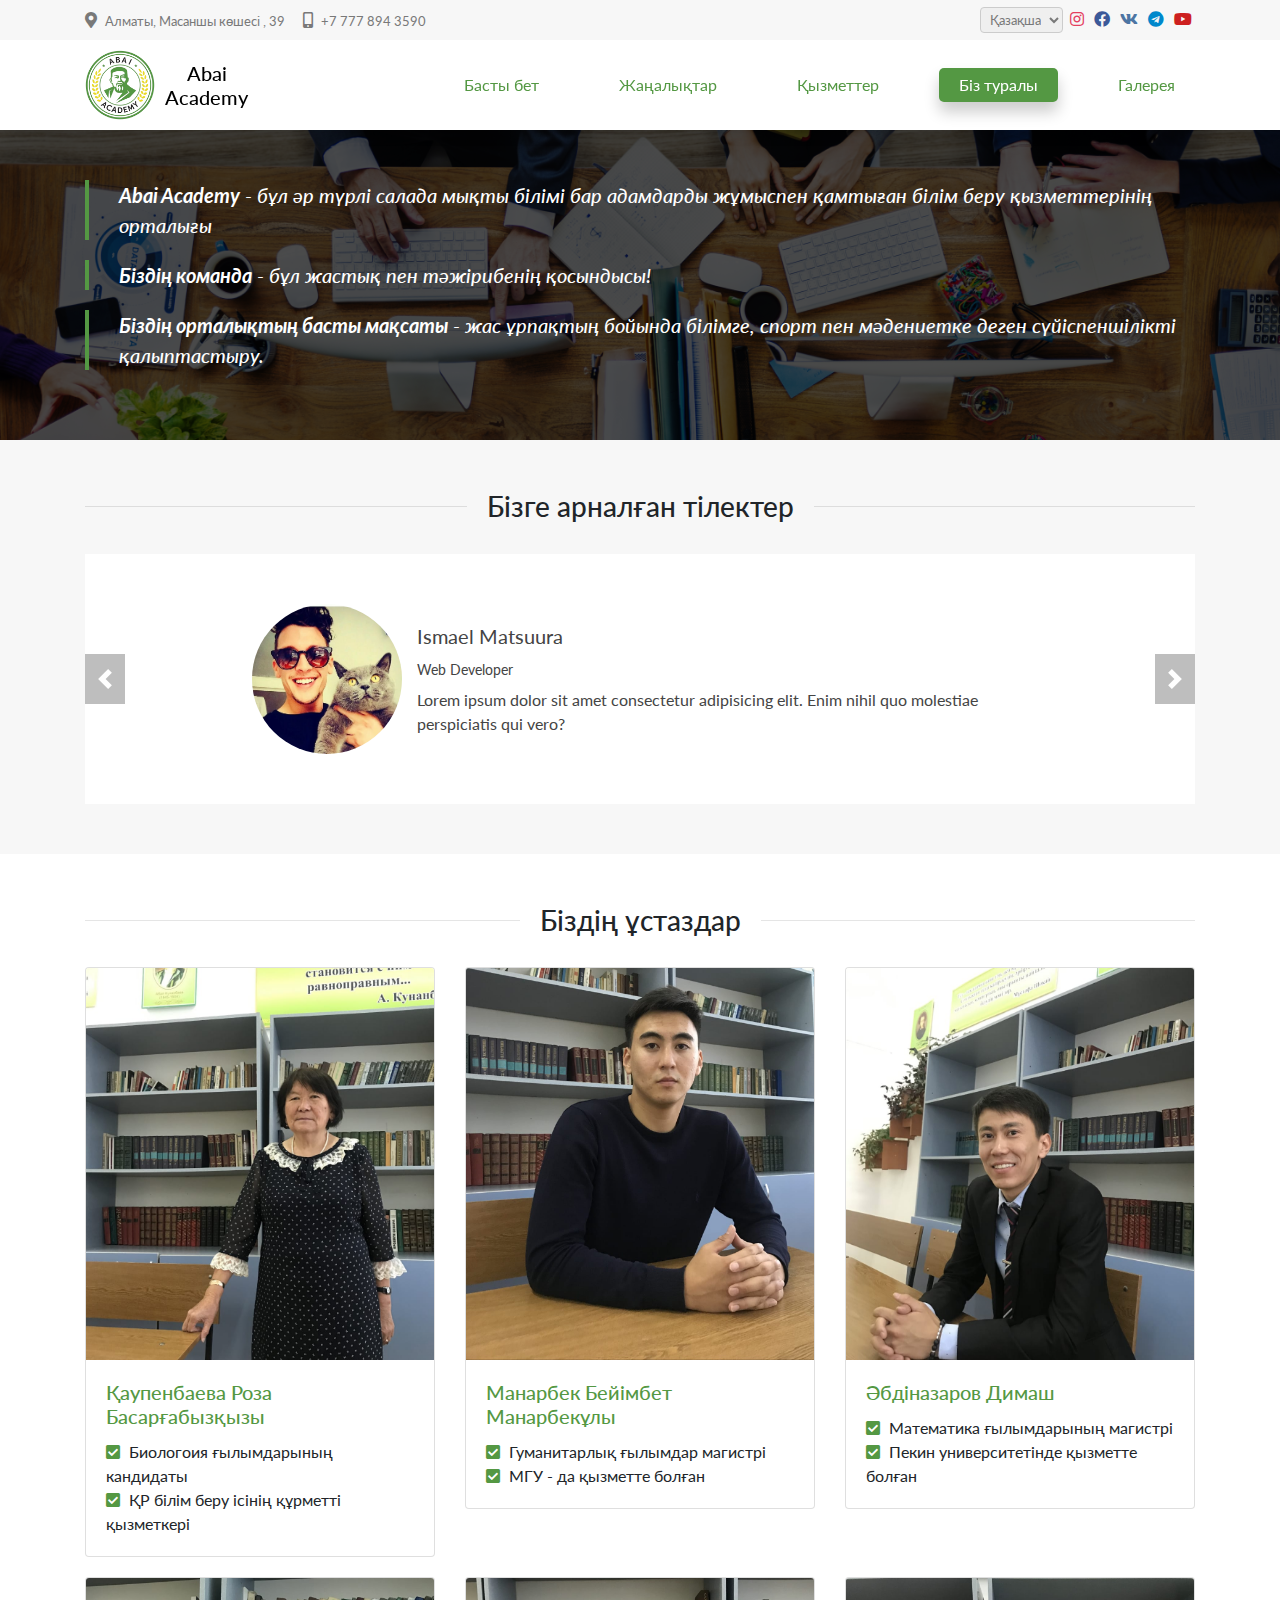
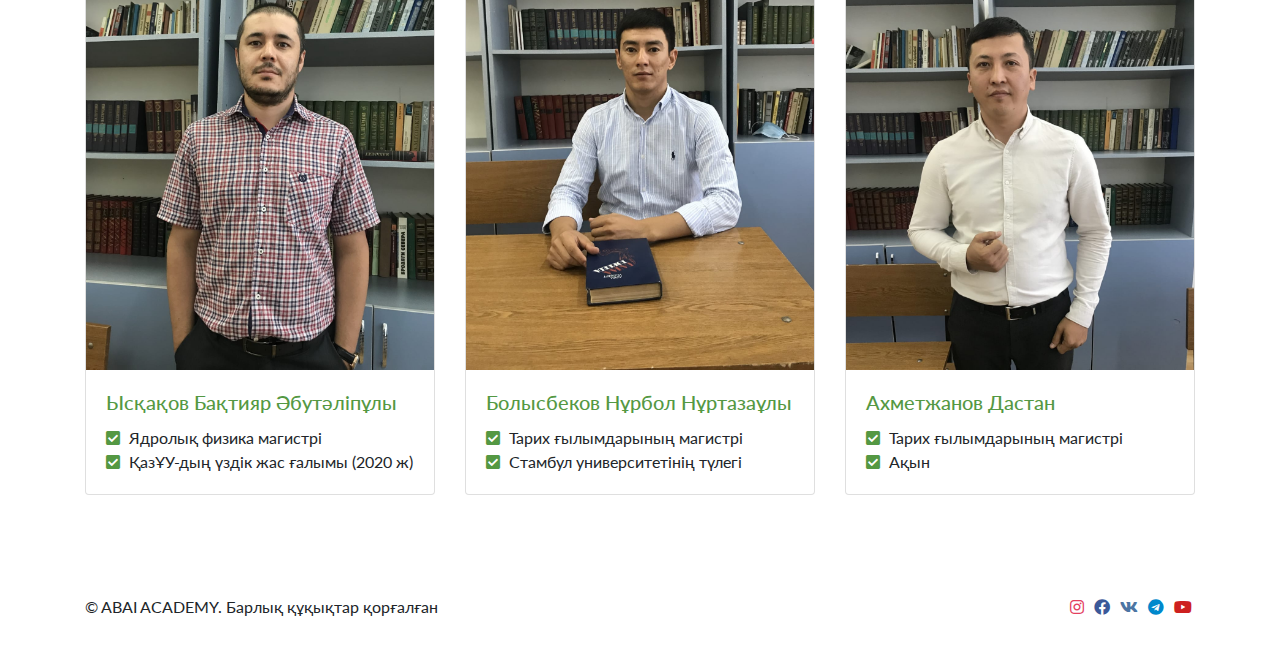
<file: templates/about-us.html>
<!DOCTYPE html>
<html lang="en">

<head>
    <meta charset="UTF-8">
    <meta name="viewport" content="width=device-width, initial-scale=1.0">
    <title>Abai Academy</title>

    <!-- Css -->
    <link rel="stylesheet" href="../css/bootstrap.min.css">
    <link rel="stylesheet" href="../css/all.min.css">
    <link rel="stylesheet" href="../css/style.css">
    <link rel="stylesheet" href="../css/responsive.css">
    <link rel="stylesheet" href="../css/feedback.css">
    <link rel="shortcut icon" href="../img/abai_academy.png" type="image/x-icon">
    <link href="https://fonts.googleapis.com/css2?family=Lato&display=swap" rel="stylesheet">
</head>

<body>

    <div class="header-top">
        <div class="container d-flex">
            <div class="contact-info">
                <a href="javascript:void(0);">
                    <i class="fas fa-map-marker-alt"></i>
                    Алматы, Масаншы көшесі , 39
                </a>
                <a href="tel:+77778943590">
                    <i class="fas fa-mobile-alt"></i>
                    +7 777 894 3590
                </a>
            </div>
            <div class="social-links">
                <form action="#">
                    <select name="language" id="language" class="langSelect">
                        <option value="kz">Қазақша</option>
                        <option value="ru">Русский</option>
                    </select>
                </form>
                <a href="https://www.instagram.com/abai.academy/" style="color: #e4405f;" target="_blank"><i
                        class="fab fa-instagram"></i></a>
                <a href="https://web.facebook.com/" style="color: #3b5999;" target="_blank"><i
                        class="fab fa-facebook"></i></a>
                <a href="https://www.vk.com/" style="color: #4c75a3;" target="_blank"><i class="fab fa-vk"></i></a>
                <a href="https://www.telegram.org/" style="color: #0088cc;" target="_blank"><i
                        class="fab fa-telegram"></i></a>
                <a href="https://www.youtube.com/" style="color: #cd201f;" target="_blank"><i
                        class="fab fa-youtube"></i></a>
            </div>
        </div>
    </div>

    <header class="header sticky-top">
        <div class="container d-flex">
            <a href="index.html" class="logo-link">
                <div class="logo d-flex">
                    <img src="../img/abai_academy.png" alt="LOGO" />
                    <h3 class="logo-title">Abai <br> Academy</h3>
                </div>
            </a>
            <button type="button" class="nav-button" onclick="toggleNavbar('.navbar')">
                <i class="fas fa-bars"></i>
            </button>
            <nav class="navbar">
                <a href="index.html">Басты бет</a>
                <a href="news.html">Жаңалықтар</a>
                <a href="services.html">Қызметтер</a>
                <a href="about-us.html" class="active">Біз туралы</a>
                <a href="gallery.html">Галерея</a>
            </nav>
        </div>
    </header>

    <section class="app-section about-us-first-section p-0">
        <div class="dark-bg">
            <div class="container">
                <div class="about-us-texts">
                    <h4><b>Abai Academy</b> - бұл әр түрлі салада мықты білімі бар адамдарды жұмыспен қамтыған білім
                        беру қызметтерінің орталығы</h4>
                    <h4><b>Біздің команда</b> - бұл жастық пен тәжірибенің қосындысы!</h4>
                    <h4> <b>Біздің орталықтың басты мақсаты</b> - жас
                        ұрпақтың бойында білімге, спорт пен мәдениетке деген сүйіспеншілікті қалыптастыру.</h4>
                </div>
            </div>
        </div>
    </section>

    <section class="app-section">
        <div class="container">
            <div class="section-title d-flex">
                <hr>
                <h3 class="section-heading">Бізге арналған тілектер</h3>
                <hr>
            </div>
            <div class="slider">
                <div class="slider__wrapper">
                    <div class="slider__items">
                        <div class="slider__item slider__item_1">
                            <div class="slider__item_inner">
                                <span class="slider__item_img">
                                    <img class="slider__item_photo" src="../img/feedback-ava.jfif" alt="">
                                </span>
                                <span class="slider__item_testimonial">
                                    <span class="slider__item_name">Ismael Matsuura</span>
                                    <span class="slider__item_post">Web Developer</span>
                                    <span class="slider__item_text">
                                        Lorem ipsum dolor sit amet consectetur adipisicing elit. Enim nihil quo
                                        molestiae perspiciatis qui vero?
                                    </span>
                                </span>
                            </div>
                        </div>
                        <div class="slider__item slider__item_2">
                            <div class="slider__item_inner">
                                <span class="slider__item_img">
                                    <img src="../img/feedback-ava.jfif" alt="">
                                </span>
                                <span class="slider__item_testimonial">
                                    <span class="slider__item_name">Lawanda Batchelder</span>
                                    <span class="slider__item_post">Web Designer</span>
                                    <span class="slider__item_text">
                                        Lorem ipsum dolor sit amet consectetur adipisicing elit. Enim nihil quo
                                        molestiae perspiciatis qui vero?
                                    </span>
                                </span>
                            </div>
                        </div>
                        <div class="slider__item slider__item_3">
                            <div class="slider__item_inner">
                                <span class="slider__item_img">
                                    <img src="../img/feedback-ava.jfif" alt="">
                                </span>
                                <span class="slider__item_testimonial">
                                    <span class="slider__item_name">Bennett Arbogast</span>
                                    <span class="slider__item_post">Web Developer</span>
                                    <span class="slider__item_text">
                                        Lorem ipsum dolor sit amet consectetur adipisicing elit. Enim nihil quo
                                        molestiae perspiciatis qui vero?
                                    </span>
                                </span>
                            </div>
                        </div>
                        <div class="slider__item slider__item_4">
                            <div class="slider__item_inner">
                                <span class="slider__item_img">
                                    <img src="../img/feedback-ava.jfif" alt="">
                                </span>
                                <span class="slider__item_testimonial">
                                    <span class="slider__item_name">Shanna Parcell</span>
                                    <span class="slider__item_post">Web Designer</span>
                                    <span class="slider__item_text">
                                        Lorem ipsum dolor sit amet consectetur adipisicing elit. Enim nihil quo
                                        molestiae perspiciatis qui vero?
                                    </span>
                                </span>
                            </div>
                        </div>
                    </div>
                </div>
                <a class="slider__control slider__control_prev" href="#" role="button"></a>
                <a class="slider__control slider__control_next" href="#" role="button"></a>
            </div>
        </div>
    </section>

    <section class="app-section">
        <div class="container">
            <div class="section-title d-flex">
                <hr>
                <h3 class="section-heading">Біздің ұстаздар</h3>
                <hr>
            </div>
            <div class="teachers">
                <div class="row">
                    <div class="col-12 col-sm-6 col-md-4">
                        <div class="card">
                            <img src="../img/teachers/teachers2.jpeg" class="card-img-top" alt="CARD_IMG">
                            <div class="card-body">
                                <h5 class="card-title">Қаупенбаева Роза Басарғабызқызы</h5>
                                <p class="card-text">
                                    <i class="fas fa-check-square"></i> Биологоия ғылымдарының кандидаты</p>
                                <p class="card-text">
                                    <i class="fas fa-check-square"></i> ҚР білім беру ісінің құрметті қызметкері</p>
                            </div>
                        </div>
                    </div>
                    <div class="col-12 col-sm-6 col-md-4">
                        <div class="card">
                            <img src="../img/teachers/teachers4.jpeg" class="card-img-top" alt="CARD_IMG">
                            <div class="card-body">
                                <h5 class="card-title">Манарбек Бейімбет Манарбекұлы</h5>
                                <p class="card-text">
                                    <i class="fas fa-check-square"></i> Гуманитарлық ғылымдар магистрі</p>
                                <p class="card-text">
                                    <i class="fas fa-check-square"></i> МГУ - да қызметте болған</p>
                            </div>
                        </div>
                    </div>
                    <div class="col-12 col-sm-6 col-md-4">
                        <div class="card">
                            <img src="../img/teachers/teachers5.jpeg" class="card-img-top" alt="CARD_IMG">
                            <div class="card-body">
                                <h5 class="card-title">Әбдіназаров Димаш</h5>
                                <p class="card-text">
                                    <i class="fas fa-check-square"></i> Математика ғылымдарының магистрі</p>
                                <p class="card-text">
                                    <i class="fas fa-check-square"></i> Пекин университетінде қызметте болған</p>
                            </div>
                        </div>
                    </div>
                    <div class="col-12 col-sm-6 col-md-4">
                        <div class="card">
                            <img src="../img/teachers/teachers6.jpeg" class="card-img-top" alt="CARD_IMG">
                            <div class="card-body">
                                <h5 class="card-title">Ысқақов Бақтияр Әбутәліпұлы</h5>
                                <p class="card-text">
                                    <i class="fas fa-check-square"></i> Ядролық физика магистрі</p>
                                <p class="card-text">
                                    <i class="fas fa-check-square"></i> ҚазҰУ-дың үздік жас ғалымы (2020 ж)</p>
                            </div>
                        </div>
                    </div>
                    <div class="col-12 col-sm-6 col-md-4">
                        <div class="card">
                            <img src="../img/teachers/teachers7.jpeg" class="card-img-top" alt="CARD_IMG">
                            <div class="card-body">
                                <h5 class="card-title">Болысбеков Нұрбол Нұртазаұлы</h5>
                                <p class="card-text">
                                    <i class="fas fa-check-square"></i> Тарих ғылымдарының магистрі</p>
                                <p class="card-text">
                                    <i class="fas fa-check-square"></i> Стамбул университетінің түлегі</p>
                            </div>
                        </div>
                    </div>
                    <div class="col-12 col-sm-6 col-md-4">
                        <div class="card">
                            <img src="../img/teachers/teachers10.jpeg" class="card-img-top" alt="CARD_IMG">
                            <div class="card-body">
                                <h5 class="card-title">Ахметжанов Дастан</h5>
                                <p class="card-text">
                                    <i class="fas fa-check-square"></i> Тарих ғылымдарының магистрі</p>
                                <p class="card-text">
                                    <i class="fas fa-check-square"></i> Ақын</p>
                            </div>
                        </div>
                    </div>
                </div>
            </div>
        </div>
    </section>


    <footer class="footer">
        <div class="container d-flex">
            <p>
                &copy; ABAI ACADEMY. Барлық құқықтар қорғалған
            </p>
            <div class="social-links">
                <a href="https://www.instagram.com/abai.academy/" style="color: #e4405f;" target="_blank"><i
                        class="fab fa-instagram"></i></a>
                <a href="https://web.facebook.com/" style="color: #3b5999;" target="_blank"><i
                        class="fab fa-facebook"></i></a>
                <a href="https://www.vk.com/" style="color: #4c75a3;" target="_blank"><i class="fab fa-vk"></i></a>
                <a href="https://www.telegram.org/" style="color: #0088cc;" target="_blank"><i
                        class="fab fa-telegram"></i></a>
                <a href="https://www.youtube.com/" style="color: #cd201f;" target="_blank"><i
                        class="fab fa-youtube"></i></a>
            </div>
        </div>
    </footer>

    <!-- JavaScript -->
    <script src="../js/jquery.min.js"></script>
    <script src="../js/bootstrap.min.js"></script>
    <script src="../js/main.js"></script>
    <script src="../js/feedback.js"></script>
</body>

</html>
</file>
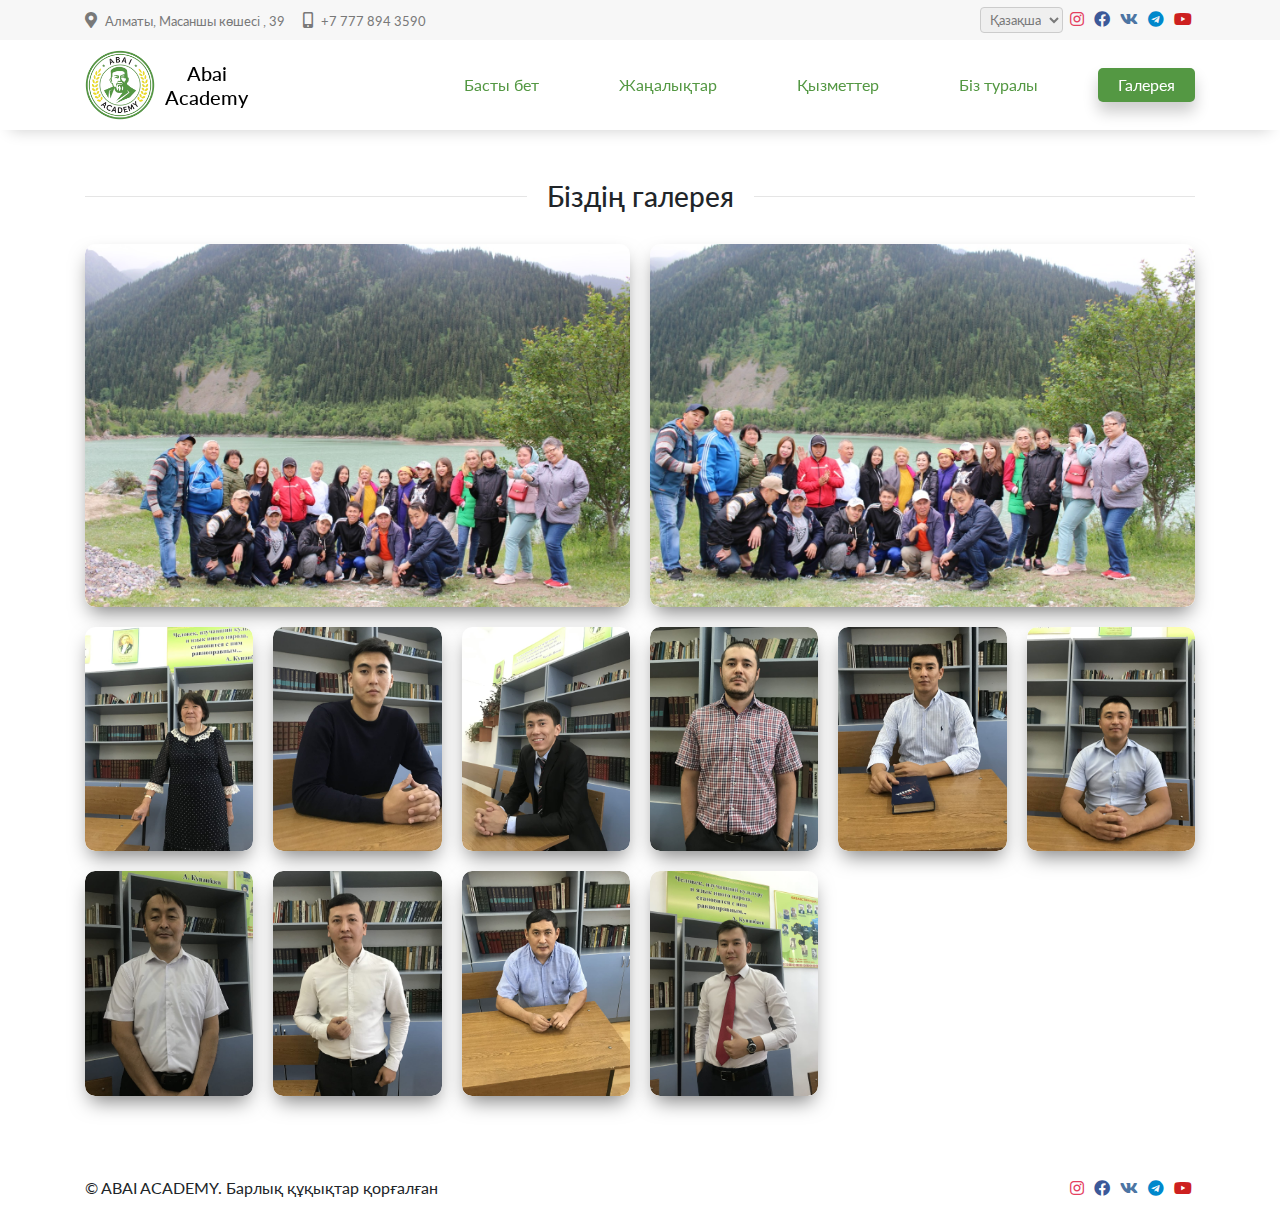
<file: templates/gallery.html>
<!DOCTYPE html>
<html lang="en">

<head>
    <meta charset="UTF-8">
    <meta name="viewport" content="width=device-width, initial-scale=1.0">
    <title>Abai Academy</title>

    <!-- Css -->
    <link rel="stylesheet" href="../css/bootstrap.min.css">
    <link rel="stylesheet" href="../css/all.min.css">
    <link rel="stylesheet" href="../css/style.css">
    <link rel="stylesheet" href="../css/responsive.css">
    <link rel="shortcut icon" href="../img/abai_academy.png" type="image/x-icon">
    <link href="https://fonts.googleapis.com/css2?family=Lato&display=swap" rel="stylesheet">
</head>

<body>

    <div class="header-top">
        <div class="container d-flex">
            <div class="contact-info">
                <a href="javascript:void(0);">
                    <i class="fas fa-map-marker-alt"></i>
                    Алматы, Масаншы көшесі , 39
                </a>
                <a href="tel:+77778943590">
                    <i class="fas fa-mobile-alt"></i>
                    +7 777 894 3590
                </a>
            </div>
            <div class="social-links">
                <form action="#">
                    <select name="language" id="language" class="langSelect">
                        <option value="kz">Қазақша</option>
                        <option value="ru">Русский</option>
                    </select>
                </form>
                <a href="https://www.instagram.com/abai.academy/" style="color: #e4405f;" target="_blank"><i
                        class="fab fa-instagram"></i></a>
                <a href="https://web.facebook.com/" style="color: #3b5999;" target="_blank"><i
                        class="fab fa-facebook"></i></a>
                <a href="https://www.vk.com/" style="color: #4c75a3;" target="_blank"><i class="fab fa-vk"></i></a>
                <a href="https://www.telegram.org/" style="color: #0088cc;" target="_blank"><i
                        class="fab fa-telegram"></i></a>
                <a href="https://www.youtube.com/" style="color: #cd201f;" target="_blank"><i
                        class="fab fa-youtube"></i></a>
            </div>
        </div>
    </div>

    <header class="header sticky-top">
        <div class="container d-flex">
            <a href="index.html" class="logo-link">
                <div class="logo d-flex">
                    <img src="../img/abai_academy.png" alt="LOGO" />
                    <h3 class="logo-title">Abai <br> Academy</h3>
                </div>
            </a>
            <button type="button" class="nav-button" onclick="toggleNavbar('.navbar')">
                <i class="fas fa-bars"></i>
            </button>
            <nav class="navbar">
                <a href="index.html">Басты бет</a>
                <a href="news.html">Жаңалықтар</a>
                <a href="services.html">Қызметтер</a>
                <a href="about-us.html">Біз туралы</a>
                <a href="gallery.html"  class="active">Галерея</a>
            </nav>
        </div>
    </header>

    <section class="app-section">
        <div class="container">
            <div class="section-title d-flex">
                <hr>
                <h3 class="section-heading">Біздің галерея</h3>
                <hr>
            </div>
            <div class="gallery-container">
                <div class="gallery-container-item c-3">
                    <div class="gallery-item">
                        <img src="../img/teachers/teachers1.jpeg" alt="GALLERY-ITEM">
                    </div>
                </div>
                <div class="gallery-container-item c-3">
                    <div class="gallery-item">
                        <img src="../img/teachers/teachers3.jpeg" alt="GALLERY-ITEM">
                    </div>
                </div>
                <div class="gallery-container-item">
                    <div class="gallery-item">
                        <img src="../img/teachers/teachers2.jpeg" alt="GALLERY-ITEM">
                    </div>
                </div>
                <div class="gallery-container-item">
                    <div class="gallery-item">
                        <img src="../img/teachers/teachers4.jpeg" alt="GALLERY-ITEM">
                    </div>
                </div>
                <div class="gallery-container-item">
                    <div class="gallery-item">
                        <img src="../img/teachers/teachers5.jpeg" alt="GALLERY-ITEM">
                    </div>
                </div>
                <div class="gallery-container-item">
                    <div class="gallery-item">
                        <img src="../img/teachers/teachers6.jpeg" alt="GALLERY-ITEM">
                    </div>
                </div>
                <div class="gallery-container-item">
                    <div class="gallery-item">
                        <img src="../img/teachers/teachers7.jpeg" alt="GALLERY-ITEM">
                    </div>
                </div>
                <div class="gallery-container-item">
                    <div class="gallery-item">
                        <img src="../img/teachers/teachers8.jpeg" alt="GALLERY-ITEM">
                    </div>
                </div>
                <div class="gallery-container-item">
                    <div class="gallery-item">
                        <img src="../img/teachers/teachers9.jpeg" alt="GALLERY-ITEM">
                    </div>
                </div>
                <div class="gallery-container-item">
                    <div class="gallery-item">
                        <img src="../img/teachers/teachers10.jpeg" alt="GALLERY-ITEM">
                    </div>
                </div>
                <div class="gallery-container-item">
                    <div class="gallery-item">
                        <img src="../img/teachers/teachers11.jpeg" alt="GALLERY-ITEM">
                    </div>
                </div>
                <div class="gallery-container-item">
                    <div class="gallery-item">
                        <img src="../img/teachers/teachers12.jpeg" alt="GALLERY-ITEM">
                    </div>
                </div>
                
            </div>
        </div>
    </section>


    <footer class="footer">
        <div class="container d-flex">
            <p>
                &copy; ABAI ACADEMY. Барлық құқықтар қорғалған
            </p>
            <div class="social-links">
                <a href="https://www.instagram.com/abai.academy/" style="color: #e4405f;" target="_blank"><i
                        class="fab fa-instagram"></i></a>
                <a href="https://web.facebook.com/" style="color: #3b5999;" target="_blank"><i
                        class="fab fa-facebook"></i></a>
                <a href="https://www.vk.com/" style="color: #4c75a3;" target="_blank"><i class="fab fa-vk"></i></a>
                <a href="https://www.telegram.org/" style="color: #0088cc;" target="_blank"><i
                        class="fab fa-telegram"></i></a>
                <a href="https://www.youtube.com/" style="color: #cd201f;" target="_blank"><i
                        class="fab fa-youtube"></i></a>
            </div>
        </div>
    </footer>

    <!-- JavaScript -->
    <script src="../js/jquery.min.js"></script>
    <script src="../js/bootstrap.min.js"></script>
    <script src="../js/main.js"></script>
</body>

</html>
</file>
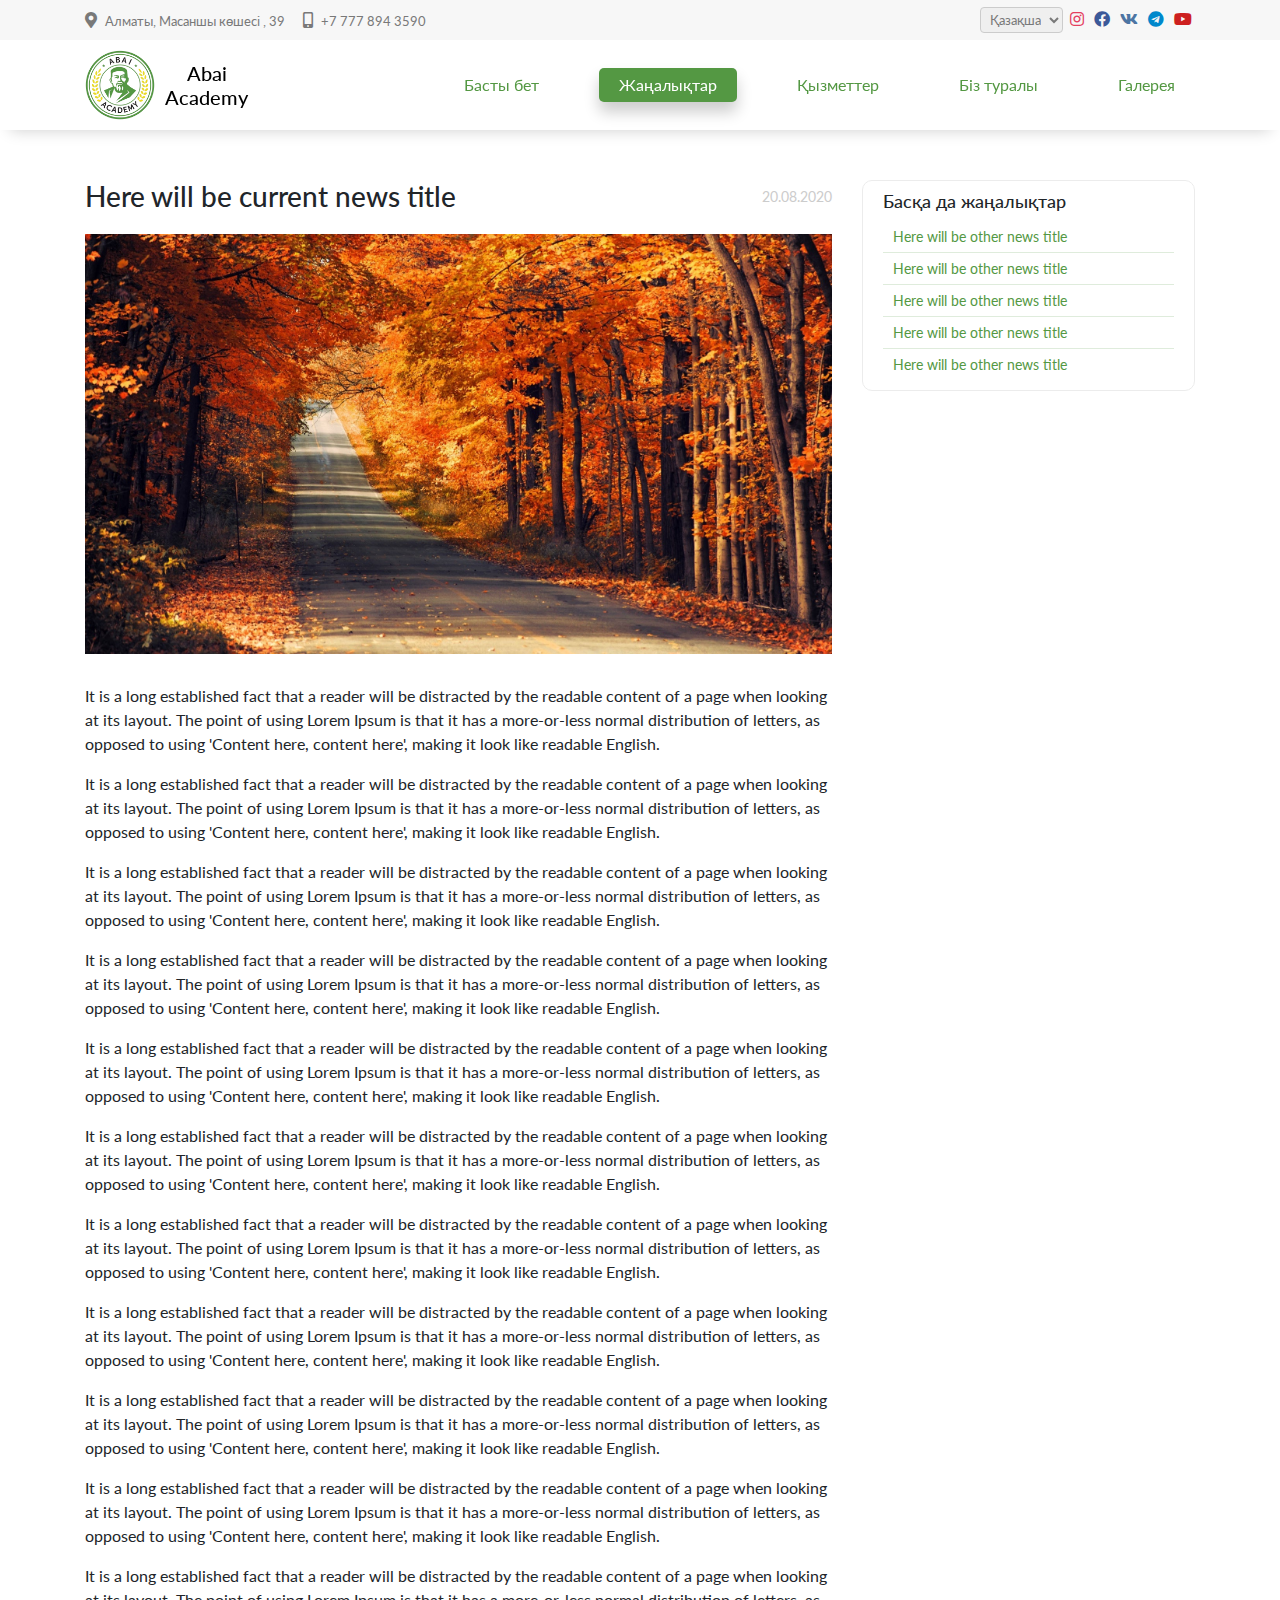
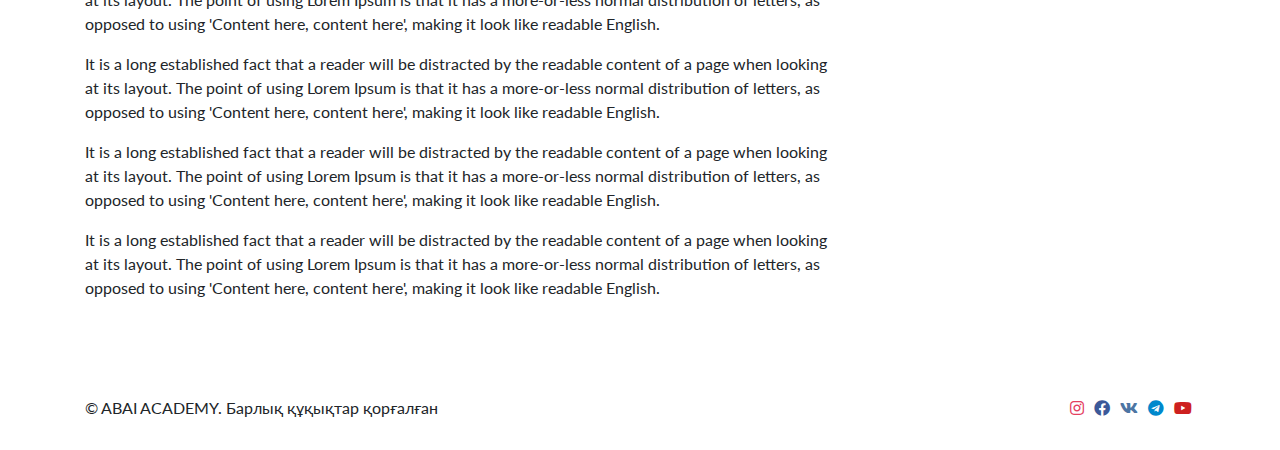
<file: templates/news-detail.html>
<!DOCTYPE html>
<html lang="en">

<head>
    <meta charset="UTF-8">
    <meta name="viewport" content="width=device-width, initial-scale=1.0">
    <title>Abai Academy</title>

    <!-- Css -->
    <link rel="stylesheet" href="../css/bootstrap.min.css">
    <link rel="stylesheet" href="../css/all.min.css">
    <link rel="stylesheet" href="../css/style.css">
    <link rel="stylesheet" href="../css/responsive.css">
    <link rel="shortcut icon" href="../img/abai_academy.png" type="image/x-icon">
    <link href="https://fonts.googleapis.com/css2?family=Lato&display=swap" rel="stylesheet">
</head>

<body>

    <div class="header-top">
        <div class="container d-flex">
            <div class="contact-info">
                <a href="javascript:void(0);">
                    <i class="fas fa-map-marker-alt"></i>
                    Алматы, Масаншы көшесі , 39
                </a>
                <a href="tel:+77778943590">
                    <i class="fas fa-mobile-alt"></i>
                    +7 777 894 3590
                </a>
            </div>
            <div class="social-links">
                <form action="#">
                    <select name="language" id="language" class="langSelect">
                        <option value="kz">Қазақша</option>
                        <option value="ru">Русский</option>
                    </select>
                </form>
                <a href="https://www.instagram.com/abai.academy/" style="color: #e4405f;" target="_blank"><i
                        class="fab fa-instagram"></i></a>
                <a href="https://web.facebook.com/" style="color: #3b5999;" target="_blank"><i
                        class="fab fa-facebook"></i></a>
                <a href="https://www.vk.com/" style="color: #4c75a3;" target="_blank"><i class="fab fa-vk"></i></a>
                <a href="https://www.telegram.org/" style="color: #0088cc;" target="_blank"><i
                        class="fab fa-telegram"></i></a>
                <a href="https://www.youtube.com/" style="color: #cd201f;" target="_blank"><i
                        class="fab fa-youtube"></i></a>
            </div>
        </div>
    </div>

    <header class="header sticky-top">
        <div class="container d-flex">
            <a href="index.html" class="logo-link">
                <div class="logo d-flex">
                    <img src="../img/abai_academy.png" alt="LOGO" />
                    <h3 class="logo-title">Abai <br> Academy</h3>
                </div>
            </a>
            <button type="button" class="nav-button" onclick="toggleNavbar('.navbar')">
                <i class="fas fa-bars"></i>
            </button>
            <nav class="navbar">
                <a href="index.html">Басты бет</a>
                <a href="news.html" class="active">Жаңалықтар</a>
                <a href="services.html">Қызметтер</a>
                <a href="about-us.html">Біз туралы</a>
                <a href="gallery.html">Галерея</a>
            </nav>
        </div>
    </header>

    <section class="app-section news-detail-section">
        <div class="container d-flex">
            <div class="current-news">
                <div class="news-info d-flex">
                    <h3 class="news-title">Here will be current news title</h3>
                    <p>20.08.2020</p>
                </div>
                <div class="news-content">
                    <div class="news-poster">
                        <img src="../img/img.jpg" alt="NEWS_POSTER">
                    </div>
                    <div class="content">
                        <p>It is a long established fact that a reader will be distracted by the readable content of a
                            page when looking at its layout. The point of using Lorem Ipsum is that it has a
                            more-or-less normal distribution of letters, as opposed to using 'Content here, content
                            here', making it look like readable English.</p>
                        <p>It is a long established fact that a reader will be distracted by the readable content of a
                            page when looking at its layout. The point of using Lorem Ipsum is that it has a
                            more-or-less normal distribution of letters, as opposed to using 'Content here, content
                            here', making it look like readable English.</p>
                        <p>It is a long established fact that a reader will be distracted by the readable content of a
                            page when looking at its layout. The point of using Lorem Ipsum is that it has a
                            more-or-less normal distribution of letters, as opposed to using 'Content here, content
                            here', making it look like readable English.</p>
                        <p>It is a long established fact that a reader will be distracted by the readable content of a
                            page when looking at its layout. The point of using Lorem Ipsum is that it has a
                            more-or-less normal distribution of letters, as opposed to using 'Content here, content
                            here', making it look like readable English.</p>
                        <p>It is a long established fact that a reader will be distracted by the readable content of a
                            page when looking at its layout. The point of using Lorem Ipsum is that it has a
                            more-or-less normal distribution of letters, as opposed to using 'Content here, content
                            here', making it look like readable English.</p>
                        <p>It is a long established fact that a reader will be distracted by the readable content of a
                            page when looking at its layout. The point of using Lorem Ipsum is that it has a
                            more-or-less normal distribution of letters, as opposed to using 'Content here, content
                            here', making it look like readable English.</p>
                        <p>It is a long established fact that a reader will be distracted by the readable content of a
                            page when looking at its layout. The point of using Lorem Ipsum is that it has a
                            more-or-less normal distribution of letters, as opposed to using 'Content here, content
                            here', making it look like readable English.</p>
                        <p>It is a long established fact that a reader will be distracted by the readable content of a
                            page when looking at its layout. The point of using Lorem Ipsum is that it has a
                            more-or-less normal distribution of letters, as opposed to using 'Content here, content
                            here', making it look like readable English.</p>
                        <p>It is a long established fact that a reader will be distracted by the readable content of a
                            page when looking at its layout. The point of using Lorem Ipsum is that it has a
                            more-or-less normal distribution of letters, as opposed to using 'Content here, content
                            here', making it look like readable English.</p>
                        <p>It is a long established fact that a reader will be distracted by the readable content of a
                            page when looking at its layout. The point of using Lorem Ipsum is that it has a
                            more-or-less normal distribution of letters, as opposed to using 'Content here, content
                            here', making it look like readable English.</p>
                        <p>It is a long established fact that a reader will be distracted by the readable content of a
                            page when looking at its layout. The point of using Lorem Ipsum is that it has a
                            more-or-less normal distribution of letters, as opposed to using 'Content here, content
                            here', making it look like readable English.</p>
                        <p>It is a long established fact that a reader will be distracted by the readable content of a
                            page when looking at its layout. The point of using Lorem Ipsum is that it has a
                            more-or-less normal distribution of letters, as opposed to using 'Content here, content
                            here', making it look like readable English.</p>
                        <p>It is a long established fact that a reader will be distracted by the readable content of a
                            page when looking at its layout. The point of using Lorem Ipsum is that it has a
                            more-or-less normal distribution of letters, as opposed to using 'Content here, content
                            here', making it look like readable English.</p>
                        <p>It is a long established fact that a reader will be distracted by the readable content of a
                            page when looking at its layout. The point of using Lorem Ipsum is that it has a
                            more-or-less normal distribution of letters, as opposed to using 'Content here, content
                            here', making it look like readable English.</p>
                    </div>
                </div>
            </div>
            <div class="latest-news">
                <h4>Басқа да жаңалықтар</h4>
                <ul>
                    <li><a href="#">Here will be other news title</a></li>
                    <li><a href="#">Here will be other news title</a></li>
                    <li><a href="#">Here will be other news title</a></li>
                    <li><a href="#">Here will be other news title</a></li>
                    <li><a href="#">Here will be other news title</a></li>
                </ul>
            </div>
        </div>
    </section>


    <footer class="footer">
        <div class="container d-flex">
            <p>
                &copy; ABAI ACADEMY. Барлық құқықтар қорғалған
            </p>
            <div class="social-links">
                <a href="https://www.instagram.com/abai.academy/" style="color: #e4405f;" target="_blank"><i
                        class="fab fa-instagram"></i></a>
                <a href="https://web.facebook.com/" style="color: #3b5999;" target="_blank"><i
                        class="fab fa-facebook"></i></a>
                <a href="https://www.vk.com/" style="color: #4c75a3;" target="_blank"><i class="fab fa-vk"></i></a>
                <a href="https://www.telegram.org/" style="color: #0088cc;" target="_blank"><i
                        class="fab fa-telegram"></i></a>
                <a href="https://www.youtube.com/" style="color: #cd201f;" target="_blank"><i
                        class="fab fa-youtube"></i></a>
            </div>
        </div>
    </footer>

    <!-- JavaScript -->
    <script src="../js/jquery.min.js"></script>
    <!-- <script type="text/javascript" src="//code.jquery.com/jquery-migrate-1.2.1.min.js"></script> -->
    <script src="../js/bootstrap.min.js"></script>
    <!-- <script src="../js/slick.min.js"></script> -->
    <script src="../js/main.js"></script>
</body>

</html>
</file>
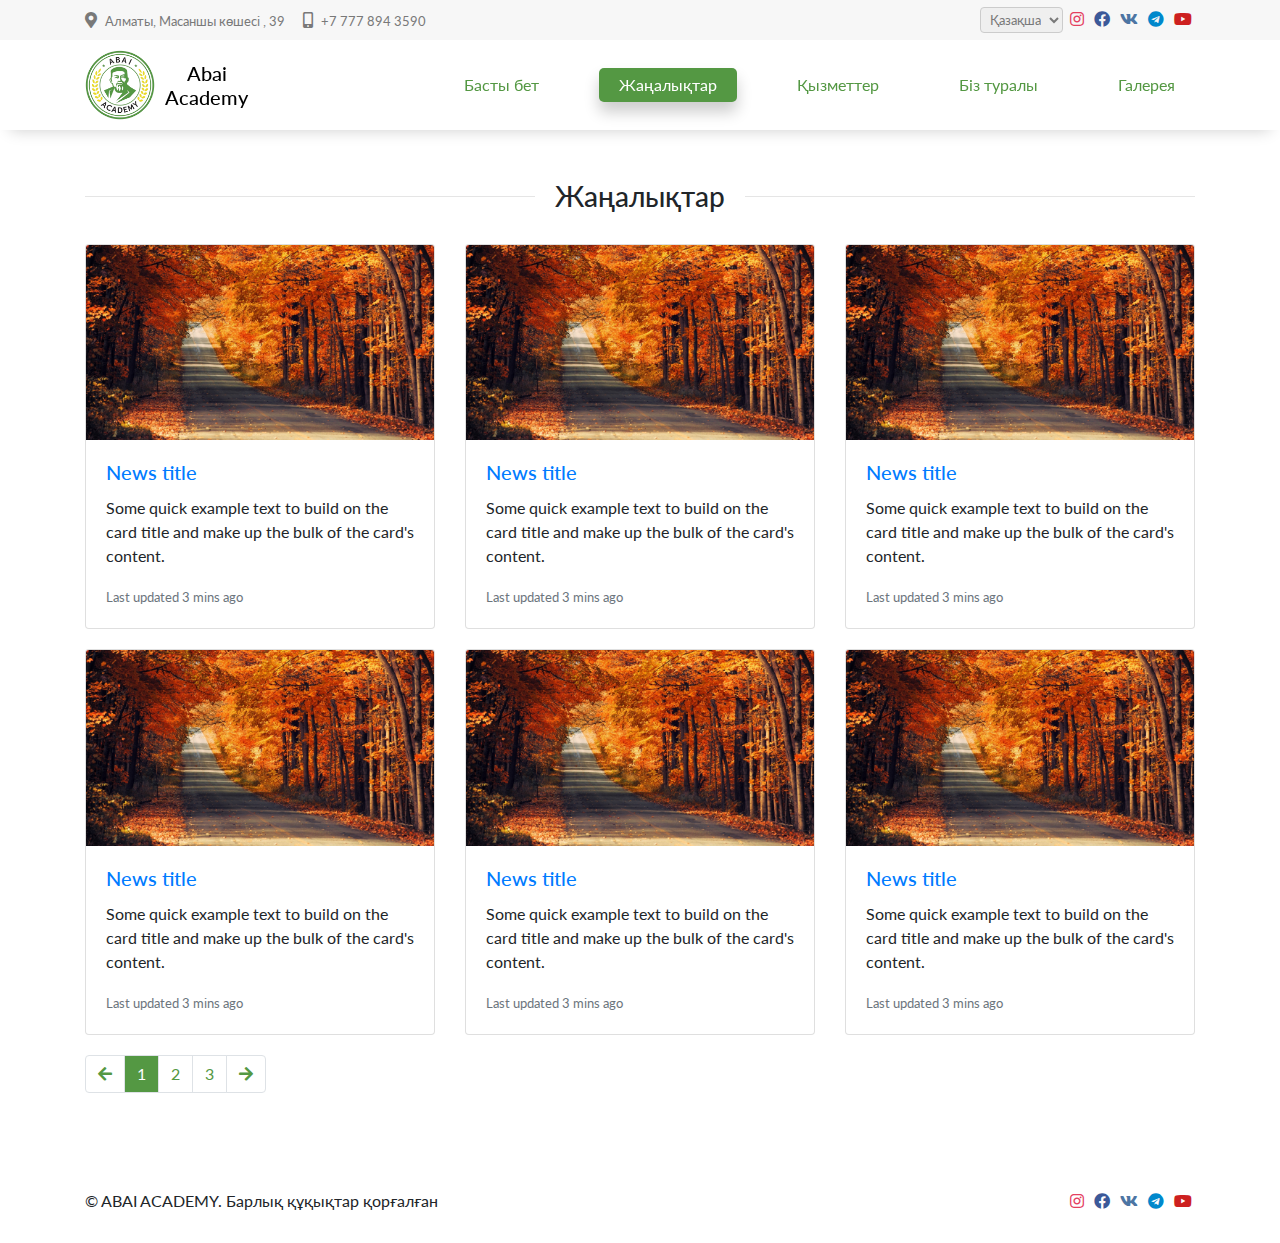
<file: templates/news.html>
<!DOCTYPE html>
<html lang="en">

<head>
    <meta charset="UTF-8">
    <meta name="viewport" content="width=device-width, initial-scale=1.0">
    <title>Abai Academy</title>

    <!-- Css -->
    <link rel="stylesheet" href="../css/bootstrap.min.css">
    <link rel="stylesheet" href="../css/all.min.css">
    <link rel="stylesheet" href="../css/style.css">
    <link rel="stylesheet" href="../css/responsive.css">
    <link rel="shortcut icon" href="../img/abai_academy.png" type="image/x-icon">
    <link href="https://fonts.googleapis.com/css2?family=Lato&display=swap" rel="stylesheet">
</head>

<body>

    <div class="header-top">
        <div class="container d-flex">
            <div class="contact-info">
                <a href="javascript:void(0);">
                    <i class="fas fa-map-marker-alt"></i>
                    Алматы, Масаншы көшесі , 39
                </a>
                <a href="tel:+77778943590">
                    <i class="fas fa-mobile-alt"></i>
                    +7 777 894 3590
                </a>
            </div>
            <div class="social-links">
                <form action="#">
                    <select name="language" id="language" class="langSelect">
                        <option value="kz">Қазақша</option>
                        <option value="ru">Русский</option>
                    </select>
                </form>
                <a href="https://www.instagram.com/abai.academy/" style="color: #e4405f;" target="_blank"><i
                        class="fab fa-instagram"></i></a>
                <a href="https://web.facebook.com/" style="color: #3b5999;" target="_blank"><i
                        class="fab fa-facebook"></i></a>
                <a href="https://www.vk.com/" style="color: #4c75a3;" target="_blank"><i class="fab fa-vk"></i></a>
                <a href="https://www.telegram.org/" style="color: #0088cc;" target="_blank"><i
                        class="fab fa-telegram"></i></a>
                <a href="https://www.youtube.com/" style="color: #cd201f;" target="_blank"><i
                        class="fab fa-youtube"></i></a>
            </div>
        </div>
    </div>

    <header class="header sticky-top">
        <div class="container d-flex">
            <a href="index.html" class="logo-link">
                <div class="logo d-flex">
                    <img src="../img/abai_academy.png" alt="LOGO" />
                    <h3 class="logo-title">Abai <br> Academy</h3>
                </div>
            </a>
            <button type="button" class="nav-button" onclick="toggleNavbar('.navbar')">
                <i class="fas fa-bars"></i>
            </button>
            <nav class="navbar">
                <a href="index.html">Басты бет</a>
                <a href="news.html" class="active">Жаңалықтар</a>
                <a href="services.html">Қызметтер</a>
                <a href="about-us.html">Біз туралы</a>
                <a href="gallery.html">Галерея</a>
            </nav>
        </div>
    </header>

    <section class="app-section">
        <div class="container">
            <div class="section-title d-flex">
                <hr>
                <h3 class="section-heading">Жаңалықтар</h3>
                <hr>
            </div>
            <div class="news-block">
                <div class="news-item">
                    <div class="row">
                        <div class="col-12 col-sm-6 col-md-4">
                            <div class="card">
                                <img src="../img/img.jpg" class="card-img-top" alt="CARD_IMG">
                                <div class="card-body">
                                    <a href="news-detail.html">
                                        <h5 class="card-title">News title</h5>
                                    </a>
                                    <p class="card-text">Some quick example text to build on the card title and make up
                                        the bulk of the card's content.</p>
                                    <p class="card-text"><small class="text-muted">Last updated 3 mins ago</small></p>
                                </div>
                            </div>
                        </div>
                        <div class="col-12 col-sm-6 col-md-4">
                            <div class="card">
                                <img src="../img/img.jpg" class="card-img-top" alt="CARD_IMG">
                                <div class="card-body">
                                    <a href="#">
                                        <h5 class="card-title">News title</h5>
                                    </a>
                                    <p class="card-text">Some quick example text to build on the card title and make up
                                        the bulk of the card's content.</p>
                                    <p class="card-text"><small class="text-muted">Last updated 3 mins ago</small></p>
                                </div>
                            </div>
                        </div>
                        <div class="col-12 col-sm-6 col-md-4">
                            <div class="card">
                                <img src="../img/img.jpg" class="card-img-top" alt="CARD_IMG">
                                <div class="card-body">
                                    <a href="#">
                                        <h5 class="card-title">News title</h5>
                                    </a>
                                    <p class="card-text">Some quick example text to build on the card title and make up
                                        the bulk of the card's content.</p>
                                    <p class="card-text"><small class="text-muted">Last updated 3 mins ago</small></p>
                                </div>
                            </div>
                        </div>
                    </div>
                    <div class="row">
                        <div class="col-12 col-sm-6 col-md-4">
                            <div class="card">
                                <img src="../img/img.jpg" class="card-img-top" alt="CARD_IMG">
                                <div class="card-body">
                                    <a href="#">
                                        <h5 class="card-title">News title</h5>
                                    </a>
                                    <p class="card-text">Some quick example text to build on the card title and make up
                                        the bulk of the card's content.</p>
                                    <p class="card-text"><small class="text-muted">Last updated 3 mins ago</small></p>
                                </div>
                            </div>
                        </div>
                        <div class="col-12 col-sm-6 col-md-4">
                            <div class="card">
                                <img src="../img/img.jpg" class="card-img-top" alt="CARD_IMG">
                                <div class="card-body">
                                    <a href="#">
                                        <h5 class="card-title">News title</h5>
                                    </a>
                                    <p class="card-text">Some quick example text to build on the card title and make up
                                        the bulk of the card's content.</p>
                                    <p class="card-text"><small class="text-muted">Last updated 3 mins ago</small></p>
                                </div>
                            </div>
                        </div>
                        <div class="col-12 col-sm-6 col-md-4">
                            <div class="card">
                                <img src="../img/img.jpg" class="card-img-top" alt="CARD_IMG">
                                <div class="card-body">
                                    <a href="#">
                                        <h5 class="card-title">News title</h5>
                                    </a>
                                    <p class="card-text">Some quick example text to build on the card title and make up
                                        the bulk of the card's content.</p>
                                    <p class="card-text"><small class="text-muted">Last updated 3 mins ago</small></p>
                                </div>
                            </div>
                        </div>
                    </div>
                </div>
                <nav aria-label="Page navigation">
                    <ul class="pagination">
                        <li class="page-item">
                            <a class="page-link" href="#">
                                <i class="fas fa-arrow-left"></i>
                            </a>
                        </li>
                        <li class="page-item">
                            <a class="page-link active" href="#">1</a>
                        </li>
                        <li class="page-item">
                            <a class="page-link" href="#">2</a>
                        </li>
                        <li class="page-item">
                            <a class="page-link" href="#">3</a>
                        </li>
                        <li class="page-item">
                            <a class="page-link" href="#">
                                <i class="fas fa-arrow-right"></i>
                            </a>
                        </li>
                    </ul>
                </nav>
            </div>
        </div>
    </section>


    <footer class="footer">
        <div class="container d-flex">
            <p>
                &copy; ABAI ACADEMY. Барлық құқықтар қорғалған
            </p>
            <div class="social-links">
                <a href="https://www.instagram.com/abai.academy/" style="color: #e4405f;" target="_blank"><i
                        class="fab fa-instagram"></i></a>
                <a href="https://web.facebook.com/" style="color: #3b5999;" target="_blank"><i
                        class="fab fa-facebook"></i></a>
                <a href="https://www.vk.com/" style="color: #4c75a3;" target="_blank"><i class="fab fa-vk"></i></a>
                <a href="https://www.telegram.org/" style="color: #0088cc;" target="_blank"><i
                        class="fab fa-telegram"></i></a>
                <a href="https://www.youtube.com/" style="color: #cd201f;" target="_blank"><i
                        class="fab fa-youtube"></i></a>
            </div>
        </div>
    </footer>

    <!-- JavaScript -->
    <script src="../js/jquery.min.js"></script>
    <!-- <script type="text/javascript" src="//code.jquery.com/jquery-migrate-1.2.1.min.js"></script> -->
    <script src="../js/bootstrap.min.js"></script>
    <!-- <script src="../js/slick.min.js"></script> -->
    <script src="../js/main.js"></script>
</body>

</html>
</file>
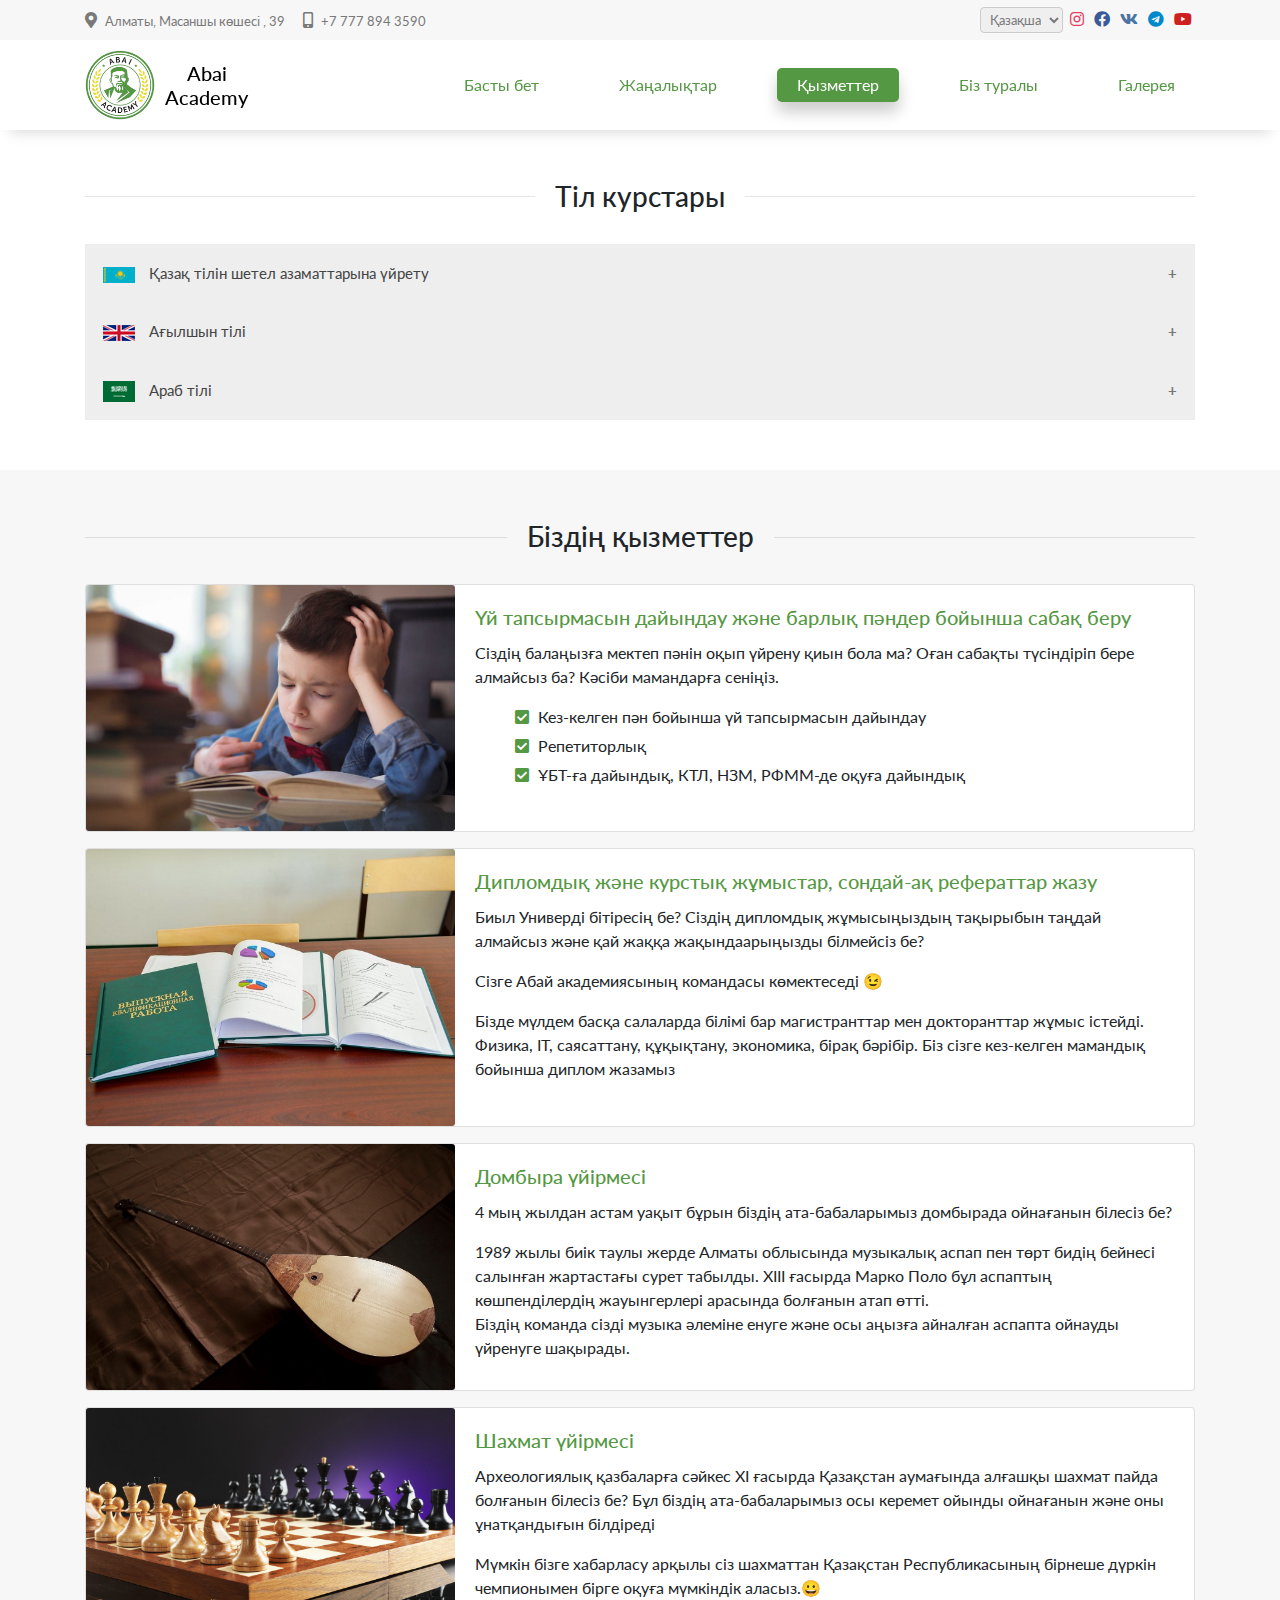
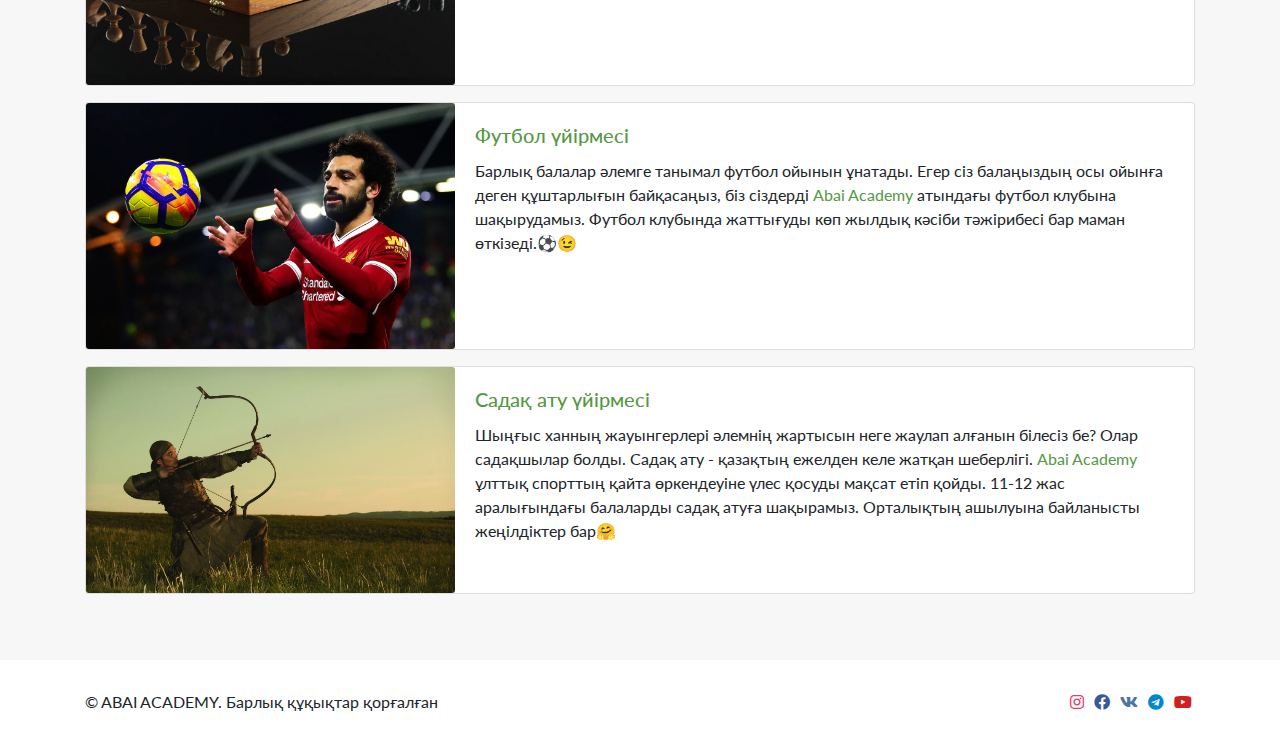
<file: templates/services.html>
<!DOCTYPE html>
<html lang="en">

<head>
    <meta charset="UTF-8">
    <meta name="viewport" content="width=device-width, initial-scale=1.0">
    <title>Abai Academy</title>

    <!-- Css -->
    <link rel="stylesheet" href="../css/bootstrap.min.css">
    <link rel="stylesheet" href="../css/all.min.css">
    <link rel="stylesheet" href="../css/style.css">
    <link rel="stylesheet" href="../css/responsive.css">
    <link rel="shortcut icon" href="../img/abai_academy.png" type="image/x-icon">
    <link href="https://fonts.googleapis.com/css2?family=Lato&display=swap" rel="stylesheet">
</head>

<body>

    <div class="header-top">
        <div class="container d-flex">
            <div class="contact-info">
                <a href="javascript:void(0);">
                    <i class="fas fa-map-marker-alt"></i>
                    Алматы, Масаншы көшесі , 39
                </a>
                <a href="tel:+77778943590">
                    <i class="fas fa-mobile-alt"></i>
                    +7 777 894 3590
                </a>
            </div>
            <div class="social-links">
                <form action="#">
                    <select name="language" id="language" class="langSelect">
                        <option value="kz">Қазақша</option>
                        <option value="ru">Русский</option>
                    </select>
                </form>
                <a href="https://www.instagram.com/abai.academy/" style="color: #e4405f;" target="_blank"><i
                        class="fab fa-instagram"></i></a>
                <a href="https://web.facebook.com/" style="color: #3b5999;" target="_blank"><i
                        class="fab fa-facebook"></i></a>
                <a href="https://www.vk.com/" style="color: #4c75a3;" target="_blank"><i class="fab fa-vk"></i></a>
                <a href="https://www.telegram.org/" style="color: #0088cc;" target="_blank"><i
                        class="fab fa-telegram"></i></a>
                <a href="https://www.youtube.com/" style="color: #cd201f;" target="_blank"><i
                        class="fab fa-youtube"></i></a>
            </div>
        </div>
    </div>

    <header class="header sticky-top">
        <div class="container d-flex">
            <a href="index.html" class="logo-link">
                <div class="logo d-flex">
                    <img src="../img/abai_academy.png" alt="LOGO" />
                    <h3 class="logo-title">Abai <br> Academy</h3>
                </div>
            </a>
            <button type="button" class="nav-button" onclick="toggleNavbar('.navbar')">
                <i class="fas fa-bars"></i>
            </button>
            <nav class="navbar">
                <a href="index.html">Басты бет</a>
                <a href="news.html">Жаңалықтар</a>
                <a href="services.html" class="active">Қызметтер</a>
                <a href="about-us.html">Біз туралы</a>
                <a href="gallery.html">Галерея</a>
            </nav>
        </div>
    </header>

    <section class="app-section">
        <div class="container">
            <div class="section-title d-flex">
                <hr>
                <h3 class="section-heading">Тіл курстары</h3>
                <hr>
            </div>
            <div class="lang-courses">
                <button class="accordion-btn">
                    <img src="../img/flags/kz.png" alt="">
                    <span>Қазақ тілін шетел азаматтарына үйрету</span>
                </button>
                <div class="panel-block">
                    <p>Lorem ipsum dolor sit amet, consectetur adipisicing elit, sed do eiusmod tempor incididunt ut
                        labore et dolore magna aliqua. Ut enim ad minim veniam, quis nostrud exercitation ullamco
                        laboris nisi ut aliquip ex ea commodo consequat.</p>
                </div>
                <button class="accordion-btn">
                    <img src="../img/flags/uk.png" alt="">
                    <span>Ағылшын тілі</span>
                </button>
                <div class="panel-block">
                    <p> <i class="fas fa-check-square"></i> Ағылшын тілі - №1 халықаралық қатынас тілі.</p>
                    <p> <i class="fas fa-check-square"></i> Бүгінгі күні 750 миллионнан астам адам ағылшын тілінде
                        сөйлейді💂‍♂️</p>
                    <p> <i class="fas fa-check-square"></i> Ағылшын тілі Ұлыбританияда, АҚШ-та, Канадада, Үндістанда,
                        Австралияда, Жаңа Зеландияда, Пәкістанда, Оңтүстік Африка Республикасында, Сингапурда және
                        әлемнің 60-тан астам елінде ресми тіл болып табылады</p>
                    <p> <i class="fas fa-check-square"></i> Ағылшын тілін біле отырып, сіз әлемде жарияланған
                        кітаптардың 70% -дан астамын түпнұсқадан оқи аласыз.</p>
                    <p> <i class="fas fa-check-square"></i>Ағылшын тілі халықаралық мансап құру үшін өте маңызды😎</p>
                </div>

                <button class="accordion-btn">
                    <img src="../img/flags/saudia.png" alt="">
                    <span>Араб тілі</span>
                </button>
                <div class="panel-block">
                    <p> <i class="fas fa-check-square"></i> Араб тілі қолданылу жағынан әлем бойынша бесінші орында тұр☝️</p>
                    <p> <i class="fas fa-check-square"></i> Араб тілі 26 елде ресми түрде мемлекеттік тіл деп танылған</p>
                    <p> <i class="fas fa-check-square"></i> Араб тілі ең таза, ең бай тілдердің бірі. Мұны әлем мойындаған🙏</p>
                    <p> <i class="fas fa-check-square"></i>Араб тілі БҰҰ-ның ресми тілдерінің қатарына кіреді😎</p>
                    <p> <i class="fas fa-check-square"></i>Егер араб тілін өзге тілге аударса, екі есе көп мәтін шығады</p>
                    <p> <i class="fas fa-check-square"></i>Араб тілінде барлық сөздер дауыссыз дыбыспен басталады</p>
                    <p> <i class="fas fa-check-square"></i>Араб тілінде оңнан солға қарай жазылады ⬅️</p>

                    <p>Құрметті достар біз сіздерді Әлемдегі ең көне тілдердің бірі болып есептелетін және адамзат өркениетінің маңызды тарихи мұрасы болып, әлем тарихының барысына көп әсер еткен АРАБ ТІЛІН 🕌 үйрену курсына шақырудамыз!!!</p>
                </div>
            </div>
        </div>
    </section>

    <section class="app-section">
        <div class="container">
            <div class="section-title d-flex">
                <hr>
                <h3 class="section-heading">Біздің қызметтер</h3>
                <hr>
            </div>
            <div class="services-block">
                <div class="service-card">
                    <div class="card mb-3">
                        <div class="row no-gutters">
                            <div class="col-md-4">
                                <img src="../img/studying.jpg" class="card-img" alt="">
                            </div>
                            <div class="col-md-8">
                                <div class="card-body">
                                    <h5 class="card-title">Үй тапсырмасын дайындау және барлық пәндер бойынша сабақ беру
                                    </h5>
                                    <p class="card-text">
                                        Сіздің балаңызға мектеп пәнін оқып үйрену қиын бола ма? Оған сабақты түсіндіріп
                                        бере алмайсыз ба? Кәсіби мамандарға сеніңіз.
                                    </p>
                                    <div class="service-list">
                                        <p class="card-text">
                                            <i class="fas fa-check-square"></i> Кез-келген пән бойынша үй тапсырмасын
                                            дайындау
                                        </p>
                                        <p class="card-text">
                                            <i class="fas fa-check-square"></i> Репетиторлық
                                        </p>
                                        <p class="card-text">
                                            <i class="fas fa-check-square"></i> ҰБТ-ға дайындық, КТЛ, НЗМ, РФММ-де оқуға
                                            дайындық
                                        </p>
                                    </div>
                                </div>
                            </div>
                        </div>
                    </div>
                    <div class="card mb-3">
                        <div class="row no-gutters">
                            <div class="col-md-4">
                                <img src="../img/diplom.jpg" class="card-img" alt="">
                            </div>
                            <div class="col-md-8">
                                <div class="card-body">
                                    <h5 class="card-title">Дипломдық және курстық жұмыстар, сондай-ақ рефераттар жазу
                                    </h5>
                                    <p class="card-text">
                                        Биыл Универді бітіресің бе? Сіздің дипломдық жұмысыңыздың тақырыбын таңдай
                                        алмайсыз және қай жаққа жақындаарыңызды білмейсіз бе?
                                    </p>
                                    <p class="card-text">Сізге Абай академиясының командасы көмектеседі 😉</p>
                                    <p class="card-text">Бізде мүлдем басқа салаларда білімі бар магистранттар мен
                                        докторанттар жұмыс істейді. Физика, IT, саясаттану, құқықтану, экономика, бірақ
                                        бәрібір. Біз сізге кез-келген мамандық бойынша диплом жазамыз</p>
                                </div>
                            </div>
                        </div>
                    </div>
                    <div class="card mb-3">
                        <div class="row no-gutters">
                            <div class="col-md-4">
                                <img src="../img/dombra.jpg" class="card-img" alt="">
                            </div>
                            <div class="col-md-8">
                                <div class="card-body">
                                    <h5 class="card-title">Домбыра үйірмесі
                                    </h5>
                                    <p class="card-text">
                                        4 мың жылдан астам уақыт бұрын біздің ата-бабаларымыз домбырада ойнағанын
                                        білесіз бе?
                                    </p>
                                    <p class="card-text mb-0">1989 жылы биік таулы жерде Алматы облысында музыкалық
                                        аспап пен
                                        төрт бидің бейнесі салынған жартастағы сурет табылды. XIII ғасырда Марко Поло
                                        бұл аспаптың көшпенділердің жауынгерлері арасында болғанын атап өтті.</p>
                                    <p class="card-text mb-0">
                                        Біздің команда сізді музыка әлеміне енуге және осы аңызға айналған аспапта
                                        ойнауды үйренуге шақырады.
                                    </p>
                                </div>
                            </div>
                        </div>
                    </div>
                    <div class="card mb-3">
                        <div class="row no-gutters">
                            <div class="col-md-4">
                                <img src="../img/chess.jpg" class="card-img" alt="">
                            </div>
                            <div class="col-md-8">
                                <div class="card-body">
                                    <h5 class="card-title">Шахмат үйірмесі
                                    </h5>
                                    <p class="card-text">
                                        Археологиялық қазбаларға сәйкес XI ғасырда Қазақстан аумағында алғашқы шахмат
                                        пайда болғанын білесіз бе? Бұл біздің ата-бабаларымыз осы керемет ойынды
                                        ойнағанын және оны ұнатқандығын білдіреді
                                    </p>
                                    <p class="card-text mb-0">
                                        Мүмкін бізге хабарласу арқылы сіз шахматтан Қазақстан Республикасының бірнеше
                                        дүркін чемпионымен бірге оқуға мүмкіндік аласыз.😀
                                    </p>
                                </div>
                            </div>
                        </div>
                    </div>
                    <div class="card mb-3">
                        <div class="row no-gutters">
                            <div class="col-md-4">
                                <img src="../img/salah.webp" class="card-img" alt="">
                            </div>
                            <div class="col-md-8">
                                <div class="card-body">
                                    <h5 class="card-title">Футбол үйірмесі
                                    </h5>
                                    <p class="card-text">
                                        Барлық балалар әлемге танымал футбол ойынын ұнатады. Егер сіз балаңыздың осы
                                        ойынға деген құштарлығын байқасаңыз, біз сіздерді <span
                                            style="color: #549843;">Abai Academy</span> атындағы футбол
                                        клубына шақырудамыз. Футбол клубында жаттығуды көп жылдық кәсіби тәжірибесі бар
                                        маман өткізеді.⚽️😉
                                    </p>
                                </div>
                            </div>
                        </div>
                    </div>
                    <div class="card mb-3">
                        <div class="row no-gutters">
                            <div class="col-md-4">
                                <img src="../img/archer.jpg" class="card-img" alt="">
                            </div>
                            <div class="col-md-8">
                                <div class="card-body">
                                    <h5 class="card-title">Садақ ату үйірмесі
                                    </h5>
                                    <p class="card-text">
                                        Шыңғыс ханның жауынгерлері әлемнің жартысын неге жаулап алғанын білесіз бе? Олар
                                        садақшылар болды. Садақ ату - қазақтың ежелден келе жатқан шеберлігі.
                                        <span style="color: #549843;"> Abai Academy</span> ұлттық спорттың қайта
                                        өркендеуіне үлес қосуды мақсат етіп қойды.
                                        11-12 жас аралығындағы балаларды садақ атуға шақырамыз.
                                        Орталықтың ашылуына байланысты жеңілдіктер бар🤗
                                    </p>
                                </div>
                            </div>
                        </div>
                    </div>
                </div>
            </div>
        </div>
    </section>




    <footer class="footer">
        <div class="container d-flex">
            <p>
                &copy; ABAI ACADEMY. Барлық құқықтар қорғалған
            </p>
            <div class="social-links">
                <a href="https://www.instagram.com/abai.academy/" style="color: #e4405f;" target="_blank"><i
                        class="fab fa-instagram"></i></a>
                <a href="https://web.facebook.com/" style="color: #3b5999;" target="_blank"><i
                        class="fab fa-facebook"></i></a>
                <a href="https://www.vk.com/" style="color: #4c75a3;" target="_blank"><i class="fab fa-vk"></i></a>
                <a href="https://www.telegram.org/" style="color: #0088cc;" target="_blank"><i
                        class="fab fa-telegram"></i></a>
                <a href="https://www.youtube.com/" style="color: #cd201f;" target="_blank"><i
                        class="fab fa-youtube"></i></a>
            </div>
        </div>
    </footer>

    <!-- JavaScript -->
    <script src="../js/jquery.min.js"></script>
    <script src="../js/bootstrap.min.js"></script>
    <script src="../js/main.js"></script>
    <script src="../js/accordion.js"></script>
</body>

</html>
</file>
<file: css/style.css>
html,
body {
    font-family: 'Lato', sans-serif;
}

a,
a:hover {
    text-decoration: none;
}

input,
textarea,
button,
button:focus {
    outline: none;
}

form {
    display: inline;
}

.col-12 {
    margin-bottom: 20px;
}

.d-flex {
    align-items: center;
}

.logo-link {
    display: block;
}

.logo img {
    width: 70px;
    margin-right: 10px;
}

.logo-title {
    text-align: center;
    font-size: 20px;
    color: black;
    font-weight: 500;
    margin-bottom: 0;
}

.header-top {
    padding: 7px 0;
    background-color: #f7f7f7;
}

.header-top .container {
    justify-content: space-between;
}

.header-top a,
.contact-info-block a {
    color: #797979;
}

.contact-info a {
    font-size: 13px;
}

.contact-info a i {
    font-size: 16px;
    margin-right: 5px;
}

.contact-info a:first-child {
    margin-right: 15px;
}

.social-links a {
    margin: 0 3px;
    font-size: 16px;
}

.header {
    padding: 10px 0;
    box-shadow: 0 10px 15px -10px rgba(0, 0, 0, 0.2);
    background-color: #fff;
    top: 0 !important;
}

.header .container {
    justify-content: space-between;
    position: relative;
}

.nav-button {
    display: none;
    background-color: #fff;
    color: #549843;
    border: 2px solid #549843;
    border-radius: 7px;
    font-size: 25px;
    padding: 0 9px;
}

.navbar {
    padding: 0;
}

.navbar.active {
    display: block;
}

.navbar a {
    margin: 0 20px;
    color: #549843;
    padding: 5px 20px;
    border-radius: 5px;
    transition: .3s;
    -webkit-transition: .3s;
    -moz-transition: .3s;
    -o-transition: .3s;
}

.navbar a:hover {
    background-color: #549843;
    color: #fff;
    box-shadow: 0 10px 15px 0px rgba(0, 0, 0, 0.2);
    transition: .3s;
    -webkit-transition: .3s;
    -moz-transition: .3s;
    -o-transition: .3s;
}

.navbar a.active {
    background-color: #549843;
    color: #fff;
    box-shadow: 0 10px 15px 0px rgba(0, 0, 0, 0.2);
}

.navbar a:last-child {
    margin-right: 0;
}

.app-section {
    padding: 50px 0;
}

.app-section:nth-child(even) {
    background-color: #f7f7f7;
}

.app-section:nth-child(odd) {
    background-color: #fff;
}

.banner {
    margin-right: 30px;
}

.banner-text h3,
.about-info h3 {
    text-align: center;
    line-height: 60px;
    font-size: 40px;
}

.about-info h3 {
    font-size: 25px;
    line-height: 50px;
}

.section-title {
    margin-bottom: 30px;
}

.section-title hr {
    flex: 1;
}

.section-heading {
    margin: 0 20px;
}

.more-link {
    text-align: center;
    margin: 40px 0;
}

.more-link a {
    padding: 10px 40px;
    background-color: #549843;
    color: #fff;
    border-radius: 5px;
    transition: .3s;
    -webkit-transition: .3s;
    -moz-transition: .3s;
    -o-transition: .3s;
    font-size: 15px;
}

.more-link a:hover {
    box-shadow: 0 10px 15px 0px rgba(0, 0, 0, 0.2);
    transition: .3s;
    -webkit-transition: .3s;
    -moz-transition: .3s;
    -o-transition: .3s;
}

.more-link a i {
    margin-left: 10px;
}

.service-item {
    padding: 20px;
    border-radius: 10px;
    transition: .3s;
    -webkit-transition: .3s;
    -moz-transition: .3s;
    -o-transition: .3s;
}

.service-item:hover {
    box-shadow: 0 10px 20px 0 rgba(0, 0, 0, 0.2);
    transition: .3s;
    -webkit-transition: .3s;
    -moz-transition: .3s;
    -o-transition: .3s;
}

.service-icon {
    margin-right: 10px;
    padding: 10px;
}

.service-text {
    flex: 1;
}

.service-text p {
    margin-bottom: 0;
    text-align: center;
    font-weight: 600;
}

.service-icon i {
    font-size: 50px;
    color: #549843;
}

.about-us {
    color: #fff;
}

.about-us hr {
    border-color: #fff;
}

.about-text {
    flex: 1;
}

.dark-bg {
    width: 100%;
    height: 100%;
    background-color: rgba(0, 0, 0, 0.5);
    padding: 50px 0;
}

.about-us_section {
    background-image: url(../img/teachers/teachers1.jpeg);
    background-repeat: no-repeat;
    background-attachment: fixed;
    background-size: cover;
    background-position: center;
}

.about-us-first-section {
    background-image: url(../img/about-section-bg.jpg);
    background-repeat: no-repeat;
    background-attachment: fixed;
    background-size: cover;
    background-position: top;
}

.about-us-first-section .dark-bg {
    background-color: rgba(0, 0, 0, 0.7);
}

.contact-info-block {
    justify-content: space-between;
}

.footer {
    padding: 30px 0;
}

.footer .d-flex {
    justify-content: space-between;
}

.footer .d-flex p {
    margin-bottom: 0;
}

.langSelect {
    cursor: pointer;
    outline: none;
    border-color: #CCC;
    color: #797979;
    font-size: 13px;
    padding: 3px 5px;
    border-radius: 4px;
}

.news-poster {
    margin-bottom: 30px;
    text-align: center;
}

.news-poster img {
    width: 100%;
}

.news-detail-section .d-flex {
    align-items: flex-start;
}

.current-news {
    flex: 1;
}

.latest-news {
    width: 30%;
    margin-left: 30px;
    padding: 10px 20px;
    border-radius: 10px;
    border: 1px solid #ececec;
    background-color: #fff;
    position: sticky;
    position: -webkit-sticky;
    top: 140px;
}

.news-info.d-flex {
    justify-content: space-between;
    align-items: center;
    margin-bottom: 20px;
}

.news-title {
    margin-bottom: 0;
}

.news-info p {
    margin-bottom: 0;
    color: #ccc;
    font-size: 14px;
    margin-left: 20px;
}

.latest-news h4 {
    font-size: 18px;
}

.latest-news ul {
    margin: 0;
    padding: 0;
}

.latest-news ul li {
    list-style-type: none;
    padding: 5px 10px;
    border-bottom: 1px solid #54984330;
}

.latest-news ul li:last-child {
    border-bottom: none;
}

.latest-news ul li a {
    display: block;
    color: #549843;
    font-size: 14px;
}

.about-us-texts h4 {
    line-height: 1.5em;
    padding-left: 30px;
    font-style: italic;
    border-left: 4px solid #549843;
    color: #FFF;
    margin-bottom: 20px;
    font-size: 20px;
}

.teachers .card-title {
    color: #549843;
}

.teachers .card-text {
    margin-bottom: 0;
}

.teachers .card-text i {
    color: #549843;
    margin-right: 5px;
}

.teachers img.card-img-top {
    height: 392px;
    object-fit: cover;
    -o-object-fit: cover;
}

.gallery-container {
    display: grid;
    display: -moz-grid;
    display: -ms-grid;
    grid-template-columns: repeat(6, 1fr);
    grid-auto-flow: dense;
    grid-gap: 20px;
}

.gallery-container-item {
    width: 100%;
    height: 100%;
    position: relative;
    border-radius: 10px;
    box-shadow: 0 10px 20px -5px rgba(0, 0, 0, 0.5);
}

.c-1 {
    grid-column: span 1;
}

.c-2 {
    grid-column: span 2;
}

.c-3 {
    grid-column: span 3;
}

.c-4 {
    grid-column: span 4;
}

.c-5 {
    grid-column: span 5;
}

.c-6 {
    grid-column: span 6;
}

.r-1 {
    grid-row: span 1;
}

.r-2 {
    grid-row: span 2;
}

.r-3 {
    grid-row: span 3;
}

.r-4 {
    grid-row: span 4;
}

.r-5 {
    grid-row: span 5;
}

.r-6 {
    grid-row: span 6;
}

.gallery-item {
    width: 100%;
    height: 100%;
    overflow: hidden;
    border-radius: 10px;
}

.gallery-item img {
    width: 100%;
    height: 100%;
    object-fit: cover;
    -o-object-fit: cover;
    object-position: 50% 50%;
    cursor: pointer;
    border-radius: 10px;
    transition: .5s ease-in-out;
    -webkit-transition: .5s ease-in-out;
    -o-transition: .5s ease-in-out;
    -moz-transition: .5s ease-in-out;
}

.gallery-item:hover img {
    transform: scale(1.5);
    -moz-transform: scale(1.5);
    -o-transform: scale(1.5);
    -ms-transform: scale(1.5);
    -webkit-transform: scale(1.5);
}

.service-card img {
    object-fit: cover;
    -o-object-fit: cover;
}

.service-card .card-title {
    color: #549843;
}

.service-list {
    padding-left: 40px;
}

.service-list p {
    margin-bottom: 5px;
    font-size: 16px;
}

.service-list p i,
.panel-block p i {
    color: #549843;
    margin-right: 5px;
}

.accordion-btn {
    background-color: #eee;
    color: #444;
    cursor: pointer;
    padding: 18px;
    width: 100%;
    border: none;
    text-align: left;
    outline: none;
    font-size: 15px;
    transition: 0.4s;
}

.lang-courses .active,
.accordion-btn:hover {
    background-color: #ccc;
}

.accordion-btn:after {
    content: '\002B';
    color: #777;
    font-weight: bold;
    float: right;
    margin-left: 5px;
}

.lang-courses .active:after {
    content: "\2212";
}
.accordion-btn img {
    margin-right: 10px;
}
.panel-block {
    padding: 0 30px;
    background-color: white;
    max-height: 0;
    overflow: hidden;
    transition: max-height 0.2s ease-out;
}

.pagination a.page-link {
    color: #549843 !important;
}
.pagination a.page-link.active {
    background-color: #549843;
    color: #fff !important;
}
.pagination a.page-link:focus {
    box-shadow: none !important;
}

.youtube-video {
    height: 300px;
}
.youtube-video iframe {
    width: 100%;
    height: 100%;
}

.owl-nav [class*="owl-"] {
    position: absolute !important;
    top: 45%;
    transform: translate(0, -50%);
    -webkit-transform: translate(0, -50%);
    -ms-transform: translate(0, -50%);
    -o-transform: translate(0, -50%);
    -moz-transform: translate(0, -50%);
}
.owl-nav [class*="owl-"] span {
    font-size: 60px;
    color: #549843;
}
.owl-nav .owl-prev {
    left: -40px;
}
.owl-nav .owl-next {
    right: -40px;
}
</file>
<file: css/responsive.css>
@media screen and (max-width: 1199px) {
    .navbar a {
        margin: 0;
    }
}
@media screen and (max-width: 991px) {
    .nav-button {
        display: block;
    }
    .navbar {
        display: none;
        position: absolute;
        top: 215px;
        left: 50%;
        transform: translate(-50%, -50%);
        width: 90%;
        background-color: #fff;
        padding: 10px 0;
        border-radius: 10px;
        box-shadow: 0 7px 20px 5px rgba(0, 0, 0, 0.2);
    }
    .navbar a {
        display: block;
        padding: 10px 0;
        text-align: center;
        border-radius: 0;
    }
    .navbar a.active {
        box-shadow: unset;
    }
    .app-banner.d-flex {
        display: block !important;
    }
    .banner {
        text-align: center;
        margin-right: 0;
        margin-bottom: 30px;
    }
    .banner img {
        width: 300px;
        margin: 0 auto;
    }
    .banner-text h3 {
        font-size: 25px;
    }
    .news-detail-section .d-flex {
        display: block !important;
    }
    .latest-news {
        position: unset;
        width: 100%;
        margin-left: 0;
        margin-top: 30px;
    }
    .youtube-video {
        height: 300px;
    }
    
}
@media screen and (max-width: 767px) {
    .banner img {
        width: 200px;
        margin: 0 auto;
    }
    .banner-text h3 {
        line-height: unset;
    }
    .about-info h3 {
        font-size: 20px;
        line-height: unset;
    }
    .header-top .d-flex {
        display: block !important;
    }
    .contact-info, .social-links {
        text-align: center;
    }
    .gallery-container {
        grid-template-columns: repeat(3, 1fr);
    }
}

@media screen and (max-width: 576px) {
    .owl-nav {
        display: none;
    }
    .gallery-container {
        grid-template-columns: 1fr;
    }
    .c-1, .c-2, .c-3, .c-3, .c-4, .c-5, .c-6 {
        grid-column: span 1;
    }
}

@media screen and (max-width: 480px) {
    .navbar a {
        margin: 0;
    }
    .contact-info {
        margin-bottom: 5px;
    }
    .contact-info-block.d-flex{
        display: block !important;
    }
    .contact-info-block.d-flex p {
        text-align: center;
    }
    .footer .d-flex {
        display: block !important;
        text-align: center;
    }
}
</file>
<file: css/feedback.css>
ol,
ul,
dl {
    margin-top: 0;
    margin-bottom: 1rem;
}
.slider {
    position: relative;
    overflow: hidden;
    margin-left: auto;
    margin-right: auto;
}
.slider__wrapper {
    position: relative;
    overflow: hidden;
}

.slider__items {
    display: flex;
    transition: transform 0.6s ease;
}
.slider__item {
    flex: 0 0 100%;
    max-width: 100%;
}
.slider__control {
    position: absolute;
    top: 50%;
    display: none;
    align-items: center;
    justify-content: center;
    width: 40px;
    color: #fff;
    text-align: center;
    opacity: 0.5;
    height: 50px;
    transform: translateY(-50%);
    background: rgba(0, 0, 0, 0.5);
}

.slider__control_show {
    display: flex;
}

.slider__control:hover,
.slider__control:focus {
    color: #fff;
    text-decoration: none;
    outline: 0;
    opacity: 0.9;
}

.slider__control_prev {
    left: 0;
}

.slider__control_next {
    right: 0;
}

.slider__control::before {
    content: '';
    display: inline-block;
    width: 20px;
    height: 20px;
    background: transparent no-repeat center center;
    background-size: 100% 100%;
}

.slider__control_prev::before {
    background-image: url("data:image/svg+xml;charset=utf8,%3Csvg xmlns='http://www.w3.org/2000/svg' fill='%23fff' viewBox='0 0 8 8'%3E%3Cpath d='M5.25 0l-4 4 4 4 1.5-1.5-2.5-2.5 2.5-2.5-1.5-1.5z'/%3E%3C/svg%3E");
}

.slider__control_next::before {
    background-image: url("data:image/svg+xml;charset=utf8,%3Csvg xmlns='http://www.w3.org/2000/svg' fill='%23fff' viewBox='0 0 8 8'%3E%3Cpath d='M2.75 0l-1.5 1.5 2.5 2.5-2.5 2.5 1.5 1.5 4-4-4-4z'/%3E%3C/svg%3E");
}
.slider__indicators {
    position: absolute;
    right: 0;
    bottom: 10px;
    left: 0;
    z-index: 15;
    display: flex;
    justify-content: center;
    padding-left: 0;
    margin-right: 15%;
    margin-left: 15%;
    list-style: none;
    margin-top: 0;
    margin-bottom: 0;
}

.slider__indicators li {
    box-sizing: content-box;
    flex: 0 1 auto;
    width: 30px;
    height: 4px;
    margin-right: 3px;
    margin-left: 3px;
    text-indent: -999px;
    cursor: pointer;
    background-color: rgba(255, 255, 255, 0.5);
    background-clip: padding-box;
    border-top: 10px solid transparent;
    border-bottom: 10px solid transparent;
}

.slider__indicators li.active {
    background-color: #fff;
}

.slider__item_img img {
    display: inline-block;
    height: auto;
    max-width: 100%;
    border-radius: 50%;
}

.slider__item {
    height: 320px;
    overflow: hidden;
    position: relative;
    background: #fff;
}

.slider__item_inner {
    position: absolute;
    left: 15%;
    right: 15%;
    top: 36px;
    bottom: 36px;
    overflow: hidden;
    color: #797979;
    text-align: center;
    display: flex;
    align-items: center;
    justify-content: center;
    flex-direction: column;
}

.slider__item_img {
    flex: 0 0 80px;
    max-width: 80px;
}

.slider__item_testimonial {
    flex: 1 0 0;
    display: flex;
    flex-direction: column;
    text-align: center;

}

@media (min-width: 576px) {
    .slider__item {
        height: 250px;
    }

    .slider__item_inner {
        flex-direction: row;
    }

    .slider__item_testimonial {
        margin-left: 15px;
    }

    .slider__item_img {
        flex: 0 0 150px;
        max-width: 150px;
    }

    .slider__item_testimonial {
        text-align: left;
    }
}

.slider__item_name {
    font-size: 20px;
    margin-bottom: 8px;
    color: #444444;
}

.slider__item_post {
    font-size: 14px;
    margin-bottom: 8px;
    color: #444444;
}

.slider__item_text {
    font-size: 16px;
    color: #444444;
}
</file>
